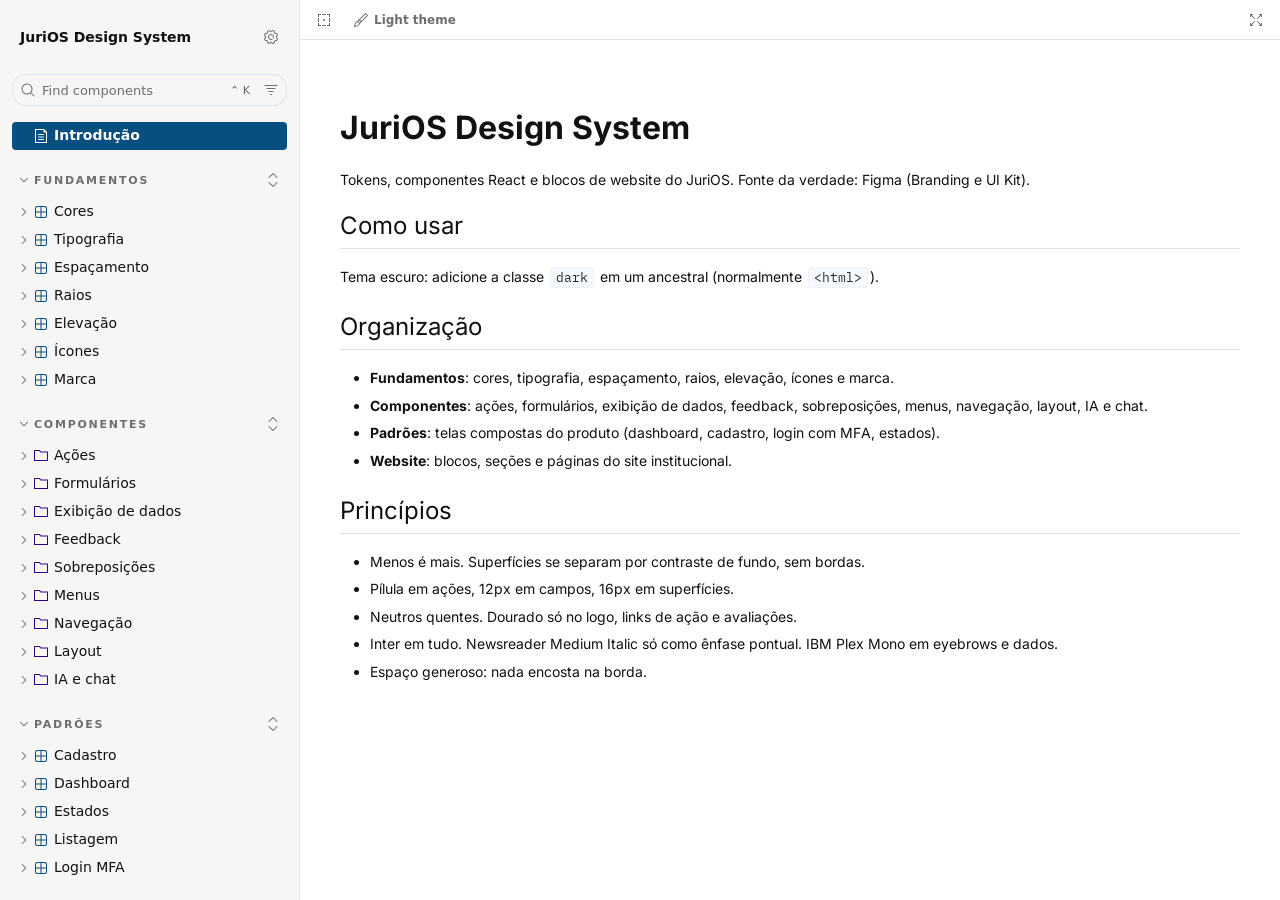
<file: index.html>
<!DOCTYPE html>
<html lang="en">
  <head>
    <meta charset="utf-8" />

    <title>storybook - Storybook</title>
    <meta name="viewport" content="width=device-width, initial-scale=1" />

    
    <link rel="icon" type="image/svg+xml" href="./favicon.svg" />
    
    <style>
      @font-face {
        font-family: 'Nunito Sans';
        font-style: normal;
        font-weight: 400;
        font-display: swap;
        src: url('./sb-common-assets/nunito-sans-regular.woff2') format('woff2');
      }

      @font-face {
        font-family: 'Nunito Sans';
        font-style: italic;
        font-weight: 400;
        font-display: swap;
        src: url('./sb-common-assets/nunito-sans-italic.woff2') format('woff2');
      }

      @font-face {
        font-family: 'Nunito Sans';
        font-style: normal;
        font-weight: 700;
        font-display: swap;
        src: url('./sb-common-assets/nunito-sans-bold.woff2') format('woff2');
      }

      @font-face {
        font-family: 'Nunito Sans';
        font-style: italic;
        font-weight: 700;
        font-display: swap;
        src: url('./sb-common-assets/nunito-sans-bold-italic.woff2') format('woff2');
      }
    </style>

    <link href="./sb-manager/runtime.js" rel="modulepreload" />

    
    <link href="./sb-addons/storybook-core-server-presets-0/common-manager-bundle.js" rel="modulepreload" />
    
    <link href="./sb-addons/docs-1/manager-bundle.js" rel="modulepreload" />
    
    <link href="./sb-addons/a11y-2/manager-bundle.js" rel="modulepreload" />
    
    <link href="./sb-addons/themes-3/manager-bundle.js" rel="modulepreload" />
    
    <link href="./sb-addons/storybook-4/manager-bundle.js" rel="modulepreload" />
       

    <style>
      #storybook-root[hidden] {
        display: none !important;
      }
    </style>

    
  </head>
  <body>
    <div id="root"></div>

    
    <script>
      
        
          window['FEATURES'] = {
  "actions": true,
  "argTypeTargetsV7": true,
  "babelRemoveBugfixes": false,
  "backgrounds": true,
  "changeDetection": true,
  "componentsManifest": false,
  "controls": true,
  "disallowImplicitActionsInRenderV8": true,
  "highlight": true,
  "interactions": true,
  "legacyDecoratorFileOrder": false,
  "measure": true,
  "outline": true,
  "menuOnboardingChecklist": true,
  "sidebarOnboardingChecklist": true,
  "viewport": true
};
        
      
        
          window['REFS'] = {};
        
      
        
          window['LOGLEVEL'] = "info";
        
      
        
          window['DOCS_OPTIONS'] = {
  "defaultName": "Documentação"
};
        
      
        
          window['CONFIG_TYPE'] = "PRODUCTION";
        
      
        
          window['DOCGEN_STORY_PREPARED'] = false;
        
      
        
      
        
      
        
          window['TAGS_OPTIONS'] = {};
        
      
        
          window['STORYBOOK_BUILDER'] = "vite";
        
      
        
          window['STORYBOOK_FRAMEWORK'] = "react-vite";
        
      
        
          window['STORYBOOK_RENDERER'] = "react";
        
      
        
      
    </script>
    

    <script type="module">
      import './sb-manager/globals-runtime.js';

      
        import './sb-addons/storybook-core-server-presets-0/common-manager-bundle.js';
      
        import './sb-addons/docs-1/manager-bundle.js';
      
        import './sb-addons/a11y-2/manager-bundle.js';
      
        import './sb-addons/themes-3/manager-bundle.js';
      
        import './sb-addons/storybook-4/manager-bundle.js';
      

      import './sb-manager/runtime.js';
    </script>
  </body>
</html>
</file>
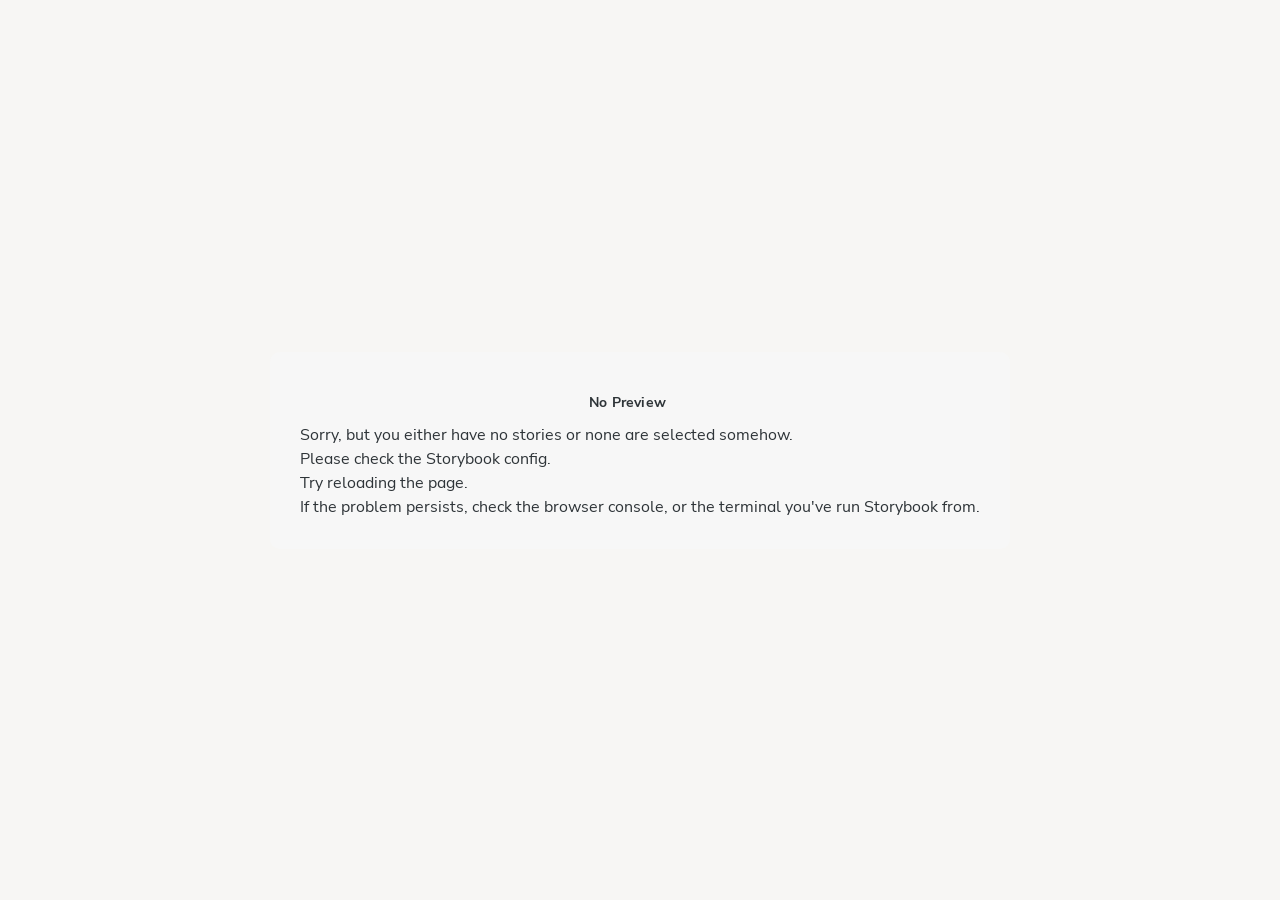
<file: iframe.html>
<!doctype html>
<!--suppress HtmlUnknownTarget -->
<html lang="en">
  <head><script type="module" src="./vite-inject-mocker-entry.js"></script>
    <meta charset="utf-8" />
    <title>Storybook</title>
    <meta name="viewport" content="width=device-width, initial-scale=1" />

    <style>@font-face{font-family:Nunito Sans;font-style:normal;font-weight:400;font-display:swap;src:url(./sb-common-assets/nunito-sans-regular.woff2)format("woff2")}@font-face{font-family:Nunito Sans;font-style:italic;font-weight:400;font-display:swap;src:url(./sb-common-assets/nunito-sans-italic.woff2)format("woff2")}@font-face{font-family:Nunito Sans;font-style:normal;font-weight:700;font-display:swap;src:url(./sb-common-assets/nunito-sans-bold.woff2)format("woff2")}@font-face{font-family:Nunito Sans;font-style:italic;font-weight:700;font-display:swap;src:url(./sb-common-assets/nunito-sans-bold-italic.woff2)format("woff2")}</style>

    <script>
      window.CONFIG_TYPE = 'PRODUCTION';
      window.LOGLEVEL = 'info';
      window.FRAMEWORK_OPTIONS = {};
      window.CHANNEL_OPTIONS = {};
      window.FEATURES = {"actions":true,"argTypeTargetsV7":true,"babelRemoveBugfixes":false,"backgrounds":true,"changeDetection":true,"componentsManifest":false,"controls":true,"disallowImplicitActionsInRenderV8":true,"highlight":true,"interactions":true,"legacyDecoratorFileOrder":false,"measure":true,"outline":true,"menuOnboardingChecklist":true,"sidebarOnboardingChecklist":true,"viewport":true};
      window.STORIES = [{"titlePrefix":"","directory":"./stories","files":"**/*.mdx","importPathMatcher":"^\\.[\\\\/](?:stories(?:\\/(?!\\.)(?:(?:(?!(?:^|\\/)\\.).)*?)\\/|\\/|$)(?!\\.)(?=.)[^/]*?\\.mdx)$"},{"titlePrefix":"","directory":"./stories","files":"**/*.stories.tsx","importPathMatcher":"^\\.[\\\\/](?:stories(?:\\/(?!\\.)(?:(?:(?!(?:^|\\/)\\.).)*?)\\/|\\/|$)(?!\\.)(?=.)[^/]*?\\.stories\\.tsx)$"},{"titlePrefix":"","directory":"./src","files":"**/*.stories.tsx","importPathMatcher":"^\\.[\\\\/](?:src(?:\\/(?!\\.)(?:(?:(?!(?:^|\\/)\\.).)*?)\\/|\\/|$)(?!\\.)(?=.)[^/]*?\\.stories\\.tsx)$"}];
      window.DOCS_OPTIONS = {"defaultName":"Documentação"};
      window.TAGS_OPTIONS = {};

      

      // We do this so that "module && module.hot" etc. in Storybook source code
      // doesn't fail (it will simply be disabled)
      window.module = undefined;
      window.global = window;
    </script>
    <base target="_parent" />

<style>
  /* While we aren't showing the main block yet, but still preparing, we want everything the user has rendered, which may or may not be in #storybook-root, to be display none */
  .sb-show-preparing-story:not(.sb-show-main) > :not(.sb-preparing-story) {
    display: none;
  }

  .sb-show-preparing-docs:not(.sb-show-main) > :not(.sb-preparing-docs) {
    display: none;
  }

  /* Hide our own blocks when we aren't supposed to be showing them */
  :not(.sb-show-preparing-story) > .sb-preparing-story,
  :not(.sb-show-preparing-docs) > .sb-preparing-docs,
  :not(.sb-show-nopreview) > .sb-nopreview,
  :not(.sb-show-errordisplay) > .sb-errordisplay {
    display: none;
  }

  .sb-show-main.sb-main-centered {
    margin: 0;
    display: flex;
    align-items: center;
    min-height: 100vh;
  }

  .sb-show-main.sb-main-centered #storybook-root {
    box-sizing: border-box;
    margin: auto;
    padding: 1rem;
    max-height: 100%;
    /* Hack for centering correctly in IE11 */
  }

  /* Vertical centering fix for IE11 */
  @media screen and (-ms-high-contrast: none), (-ms-high-contrast: active) {
    .sb-show-main.sb-main-centered:after {
      content: '';
      min-height: inherit;
      font-size: 0;
    }
  }

  .sb-show-main.sb-main-fullscreen {
    margin: 0;
    padding: 0;
    display: block;
  }

  .sb-show-main.sb-main-padded {
    margin: 0;
    padding: 1rem;
    display: block;
    box-sizing: border-box;
  }

  .sb-wrapper {
    position: fixed;
    top: 0;
    bottom: 0;
    left: 0;
    right: 0;
    box-sizing: border-box;

    padding: 40px;
    font-family:
      'Nunito Sans',
      -apple-system,
      '.SFNSText-Regular',
      'San Francisco',
      BlinkMacSystemFont,
      'Segoe UI',
      'Helvetica Neue',
      Helvetica,
      Arial,
      sans-serif;
    -webkit-font-smoothing: antialiased;
    overflow: auto;
  }

  @media (max-width: 700px) {
    .sb-wrapper {
      padding: 20px;
    }
  }

  @media (max-width: 500px) {
    .sb-wrapper {
      padding: 10px;
    }
  }

  .sb-heading {
    font-size: 14px;
    font-weight: 600;
    letter-spacing: 0.2px;
    margin: 10px 0;
    padding-right: 25px;
  }

  .sb-nopreview {
    display: flex;
    align-content: center;
    justify-content: center;
    box-sizing: border-box;
  }

  .sb-nopreview_main {
    margin: auto;
    padding: 30px;
    border-radius: 10px;
    background: rgb(247, 247, 247);
    color: rgb(46, 52, 56);
  }

  .sb-nopreview_main * {
    background: rgb(247, 247, 247);
    color: rgb(46, 52, 56);
  }

  .sb-nopreview_heading {
    text-align: center;
  }

  .sb-errordisplay {
    background: #f6f9fc;
    color: black;
    z-index: 999999;
    width: 100vw;
    min-height: 100vh;
    box-sizing: border-box;
  }

  .sb-errordisplay_main {
    margin: auto;
    padding: 24px;
    display: flex;
    box-sizing: border-box;

    flex-direction: column;
    min-height: 100%;
    width: 100%;
    border-radius: 6px;
    background: white;
    color: black;
    border: 1px solid #ff0000;
    box-shadow: 0 0 64px rgba(0, 0, 0, 0.1);
    gap: 24px;
  }

  .sb-errordisplay_main ol {
    padding-left: 18px;
    margin: 0;
  }

  /* Redefine colors to ensure readability regardless of user-provided * selectors. */
  .sb-errordisplay_main * {
    background: white;
    color: black;
  }

  /* Exclude error code block from the universal reset to preserve ANSI colors and dark theme */
  .sb-errordisplay_main .sb-errordisplay_code,
  .sb-errordisplay_main .sb-errordisplay_code * {
    background: #242424;
    color: #c6c6c6;
  }

  .sb-errordisplay_main h1 {
    font-family: inherit;
    font-size: 22px;
    font-weight: 400;
    line-height: 30px;
    margin: 0;
  }

  .sb-errordisplay_main h1::before {
    content: '';
    display: inline-block;
    width: 12px;
    height: 12px;
    background: #ff4400;
    border-radius: 50%;
    margin-right: 8px;
  }

  .sb-errordisplay_main p,
  .sb-errordisplay_main ol {
    font-family: inherit;
    font-size: 14px;
    font-weight: 400;
    line-height: 19px;
    margin: 0;
  }

  .sb-errordisplay_main li + li {
    margin: 0;
    padding: 0;
    padding-top: 12px;
  }

  .sb-errordisplay_main a {
    color: currentColor;
  }

  .sb-errordisplay_main .sb-errordisplay_code {
    padding: 10px;
    flex: 1;
    background: #242424;
    color: #c6c6c6;
    box-sizing: border-box;

    font-size: 14px;
    font-weight: 400;
    line-height: 19px;
    border-radius: 4px;

    font-family:
      'Operator Mono', 'Fira Code Retina', 'Fira Code', 'FiraCode-Retina', 'Andale Mono',
      'Lucida Console', Consolas, Monaco, monospace;
    margin: 0;
    overflow: auto;
  }

  .sb-errordisplay_main .sb-errordisplay_code code {
    background-color: inherit;
    color: inherit;
  }

  .sb-errordisplay_main .sb-errordisplay_code {
    white-space: pre-wrap;
  }

  @-webkit-keyframes sb-rotate360 {
    from {
      transform: rotate(0deg);
    }

    to {
      transform: rotate(360deg);
    }
  }

  @keyframes sb-rotate360 {
    from {
      transform: rotate(0deg);
    }

    to {
      transform: rotate(360deg);
    }
  }

  @-webkit-keyframes sb-glow {
    0%,
    100% {
      opacity: 1;
    }

    50% {
      opacity: 0.4;
    }
  }

  @keyframes sb-glow {
    0%,
    100% {
      opacity: 1;
    }

    50% {
      opacity: 0.4;
    }
  }

  /* We display the preparing loaders *over* the rendering story */
  .sb-preparing-story,
  .sb-preparing-docs {
    background-color: white;
    /* Maximum possible z-index. It would be better to use stacking contexts to ensure it's always
    on top, but this isn't possible as it would require making CSS changes that could affect user code */
    z-index: 2147483647;
  }

  .sb-loader {
    -webkit-animation: sb-rotate360 0.7s linear infinite;
    animation: sb-rotate360 0.7s linear infinite;
    border-color: rgba(97, 97, 97, 0.29);
    border-radius: 50%;
    border-style: solid;
    border-top-color: #646464;
    border-width: 2px;
    display: inline-block;
    height: 32px;
    left: 50%;
    margin-left: -16px;
    margin-top: -16px;
    mix-blend-mode: difference;
    overflow: hidden;
    position: absolute;
    top: 50%;
    transition: all 200ms ease-out;
    vertical-align: top;
    width: 32px;
    z-index: 4;
  }

  .sb-previewBlock {
    background: #fff;
    border: 1px solid rgba(0, 0, 0, 0.1);
    border-radius: 4px;
    box-shadow: rgba(0, 0, 0, 0.1) 0 1px 3px 0;
    margin: 25px auto 40px;
    max-width: 600px;
  }

  .sb-previewBlock_header {
    align-items: center;
    box-shadow: rgba(0, 0, 0, 0.1) 0 -1px 0 0 inset;
    display: flex;
    gap: 14px;
    height: 40px;
    padding: 0 12px;
  }

  .sb-previewBlock_icon {
    -webkit-animation: sb-glow 1.5s ease-in-out infinite;
    animation: sb-glow 1.5s ease-in-out infinite;
    background: #e6e6e6;
    height: 14px;
    width: 14px;
  }

  .sb-previewBlock_icon:last-child {
    margin-left: auto;
  }

  .sb-previewBlock_body {
    -webkit-animation: sb-glow 1.5s ease-in-out infinite;
    animation: sb-glow 1.5s ease-in-out infinite;
    height: 182px;
    position: relative;
  }

  .sb-argstableBlock {
    border-collapse: collapse;
    border-spacing: 0;
    font-size: 13px;
    line-height: 20px;
    margin: 25px auto 40px;
    max-width: 600px;
    text-align: left;
    width: 100%;
  }

  .sb-argstableBlock th:first-of-type,
  .sb-argstableBlock td:first-of-type {
    padding-left: 20px;
  }

  .sb-argstableBlock th:nth-of-type(2),
  .sb-argstableBlock td:nth-of-type(2) {
    width: 35%;
  }

  .sb-argstableBlock th:nth-of-type(3),
  .sb-argstableBlock td:nth-of-type(3) {
    width: 15%;
  }

  .sb-argstableBlock th:last-of-type,
  .sb-argstableBlock td:last-of-type {
    width: 25%;
    padding-right: 20px;
  }

  .sb-argstableBlock th span,
  .sb-argstableBlock td span {
    -webkit-animation: sb-glow 1.5s ease-in-out infinite;
    animation: sb-glow 1.5s ease-in-out infinite;
    background-color: rgba(0, 0, 0, 0.1);
    border-radius: 0;
    box-shadow: none;
    color: transparent;
  }

  .sb-argstableBlock th {
    padding: 10px 15px;
  }

  .sb-argstableBlock-body {
    border-radius: 4px;
    box-shadow:
      rgba(0, 0, 0, 0.1) 0 1px 3px 1px,
      rgba(0, 0, 0, 0.065) 0 0 0 1px;
  }

  .sb-argstableBlock-body tr {
    background: transparent;
    overflow: hidden;
  }

  .sb-argstableBlock-body tr:not(:first-child) {
    border-top: 1px solid #e6e6e6;
  }

  .sb-argstableBlock-body tr:first-child td:first-child {
    border-top-left-radius: 4px;
  }

  .sb-argstableBlock-body tr:first-child td:last-child {
    border-top-right-radius: 4px;
  }

  .sb-argstableBlock-body tr:last-child td:first-child {
    border-bottom-left-radius: 4px;
  }

  .sb-argstableBlock-body tr:last-child td:last-child {
    border-bottom-right-radius: 4px;
  }

  .sb-argstableBlock-body td {
    background: #fff;
    padding-bottom: 10px;
    padding-top: 10px;
    vertical-align: top;
  }

  .sb-argstableBlock-body td:not(:first-of-type) {
    padding-left: 15px;
    padding-right: 15px;
  }

  .sb-argstableBlock-body button {
    -webkit-animation: sb-glow 1.5s ease-in-out infinite;
    animation: sb-glow 1.5s ease-in-out infinite;
    background-color: rgba(0, 0, 0, 0.1);
    border: 0;
    border-radius: 0;
    box-shadow: none;
    color: transparent;
    display: inline;
    font-size: 12px;
    line-height: 1;
    padding: 10px 16px;
  }

  .sb-argstableBlock-summary {
    margin-top: 4px;
  }

  .sb-argstableBlock-code {
    margin-right: 4px;
    margin-bottom: 4px;
    padding: 2px 5px;
  }

  .sb-sr-only,
  .sb-hidden-until-focus:not(:focus) {
    position: absolute;
    width: 1px;
    height: 1px;
    padding: 0px;
    margin: -1px;
    overflow: hidden;
    clip: rect(0, 0, 0, 0);
    border: none;
  }

  .sb-hidden-until-focus {
    opacity: 0;
    transition: opacity 150ms ease-out;
  }

  .sb-hidden-until-focus:focus {
    opacity: 1;
  }
</style>

<script>
  /* globals window */
  try {
    if (window.top !== window) {
      window.__REACT_DEVTOOLS_GLOBAL_HOOK__ = window.top.__REACT_DEVTOOLS_GLOBAL_HOOK__;
      window.__VUE_DEVTOOLS_GLOBAL_HOOK__ = window.top.__VUE_DEVTOOLS_GLOBAL_HOOK__;
      window.top.__VUE_DEVTOOLS_CONTEXT__ = window.document;
    }
  } catch (e) {
    // eslint-disable-next-line no-console
    console.warn('unable to connect to top frame for connecting dev tools');
  }
</script>

    <script type="module" crossorigin src="./assets/iframe-BRRKo8ek.js"></script>
    <link rel="modulepreload" crossorigin href="./assets/rolldown-runtime-DkW27tQK.js">
    <link rel="modulepreload" crossorigin href="./assets/preload-helper-VEOc_cSF.js">
    <link rel="modulepreload" crossorigin href="./assets/react-Q1GcV6wX.js">
    <link rel="modulepreload" crossorigin href="./assets/chunk-7PIQR4A3-BGgO7bU4.js">
    <link rel="modulepreload" crossorigin href="./assets/chunk-DRQKCCAG-BGz6CMmu.js">
    <link rel="modulepreload" crossorigin href="./assets/esm-AN91uEJo.js">
    <link rel="modulepreload" crossorigin href="./assets/chunk-UAWMPV5J-_VQykhfG.js">
    <link rel="modulepreload" crossorigin href="./assets/theming-DiFtBGKh.js">
    <link rel="stylesheet" crossorigin href="./assets/iframe-DIuzJXOk.css">
  </head>

  <body>
    <div class="sb-preparing-story sb-wrapper">
  <div class="sb-loader"></div>
</div>

<div class="sb-preparing-docs sb-wrapper">
  <div class="sb-previewBlock">
    <div class="sb-previewBlock_header">
      <div class="sb-previewBlock_icon"></div>
      <div class="sb-previewBlock_icon"></div>
      <div class="sb-previewBlock_icon"></div>
      <div class="sb-previewBlock_icon"></div>
    </div>
    <div class="sb-previewBlock_body">
      <div class="sb-loader"></div>
    </div>
  </div>
  <table aria-hidden="true" class="sb-argstableBlock">
    <thead class="sb-argstableBlock-head">
      <tr>
        <th><span>Name</span></th>
        <th><span>Description</span></th>
        <th><span>Default</span></th>
        <th><span>Control </span></th>
      </tr>
    </thead>
    <tbody class="sb-argstableBlock-body">
      <tr>
        <td><span>propertyName</span><span title="Required">*</span></td>
        <td>
          <div><span>This is a short description</span></div>
          <div class="sb-argstableBlock-summary">
            <div><span class="sb-argstableBlock-code">summary</span></div>
          </div>
        </td>
        <td>
          <div><span class="sb-argstableBlock-code">defaultValue</span></div>
        </td>
        <td><button>Set string</button></td>
      </tr>
      <tr>
        <td><span>propertyName</span><span>*</span></td>
        <td>
          <div><span>This is a short description</span></div>
          <div class="sb-argstableBlock-summary">
            <div><span class="sb-argstableBlock-code">summary</span></div>
          </div>
        </td>
        <td>
          <div><span class="sb-argstableBlock-code">defaultValue</span></div>
        </td>
        <td><button>Set string</button></td>
      </tr>
      <tr>
        <td><span>propertyName</span><span>*</span></td>
        <td>
          <div><span>This is a short description</span></div>
          <div class="sb-argstableBlock-summary">
            <div><span class="sb-argstableBlock-code">summary</span></div>
          </div>
        </td>
        <td>
          <div><span class="sb-argstableBlock-code">defaultValue</span></div>
        </td>
        <td><button>Set string</button></td>
      </tr>
    </tbody>
  </table>
</div>

<div class="sb-nopreview sb-wrapper">
  <div class="sb-nopreview_main">
    <h1 class="sb-nopreview_heading sb-heading">No Preview</h1>
    <p>Sorry, but you either have no stories or none are selected somehow.</p>
    <ul>
      <li>Please check the Storybook config.</li>
      <li>Try reloading the page.</li>
    </ul>
    <p>
      If the problem persists, check the browser console, or the terminal you've run Storybook from.
    </p>
  </div>
</div>

<div class="sb-errordisplay sb-wrapper">
  <div class="sb-errordisplay_main">
    <h1 id="error-message"></h1>
    <p>
      The component failed to render properly, likely due to a configuration issue in Storybook.
      Here are some common causes and how you can address them:
    </p>
    <ol>
      <li>
        <strong>Missing Context/Providers</strong>: You can use decorators to supply specific
        contexts or providers, which are sometimes necessary for components to render correctly. For
        detailed instructions on using decorators, please visit the
        <a href="https://storybook.js.org/docs/writing-stories/decorators"
          >Decorators documentation</a
        >.
      </li>
      <li>
        <strong>Misconfigured Webpack or Vite</strong>: Verify that Storybook picks up all necessary
        settings for loaders, plugins, and other relevant parameters. You can find step-by-step
        guides for configuring
        <a href="https://storybook.js.org/docs/builders/webpack">Webpack</a> or
        <a href="https://storybook.js.org/docs/builders/vite">Vite</a>
        with Storybook.
      </li>
      <li>
        <strong>Missing Environment Variables</strong>: Your Storybook may require specific
        environment variables to function as intended. You can set up custom environment variables
        as outlined in the
        <a href="https://storybook.js.org/docs/configure/environment-variables"
          >Environment Variables documentation</a
        >.
      </li>
    </ol>
    <pre class="sb-errordisplay_code"><code id="error-stack"></code></pre>
  </div>
</div>

    <div id="storybook-root"></div>
    <div id="storybook-docs"></div>
    <script>
      function __onViteAppLoadingError(event) {
        const hostname = globalThis.location.hostname;
        if (hostname !== 'localhost' && globalThis.CONFIG_TYPE === 'DEVELOPMENT') {
          const message = `Failed to load the Storybook preview file 'vite-app.js':

      It looks like you're visiting the Storybook development server on another hostname than localhost: '${hostname}', but you haven't configured the necessary security features to support this.
      Please re-run your Storybook development server with the '--host ${hostname}' flag, or manually configure your Vite allowedHosts configuration with viteFinal.

      See:`;
          const docs = [
            'https://storybook.js.org/docs/api/cli-options#dev',
            'https://storybook.js.org/docs/api/main-config/main-config-vite-final',
            'https://vite.dev/config/server-options.html#server-allowedhosts',
          ];
          console.error(`${message}\n${docs.map((doc) => `- ${doc}`).join('\n')}`);

          document.getElementById('storybook-root').innerHTML =
            `<p style="color: red; max-width: 70ch">${message.replaceAll(
              '\n',
              '<br/>'
            )}<ul>${docs.map((doc) => `<li><a href='${doc}' target='_blank'>${doc}</a></li>`).join('')}</ul></p>`;
          return;
        }
      }
    </script>
  </body>
</html>
</file>
